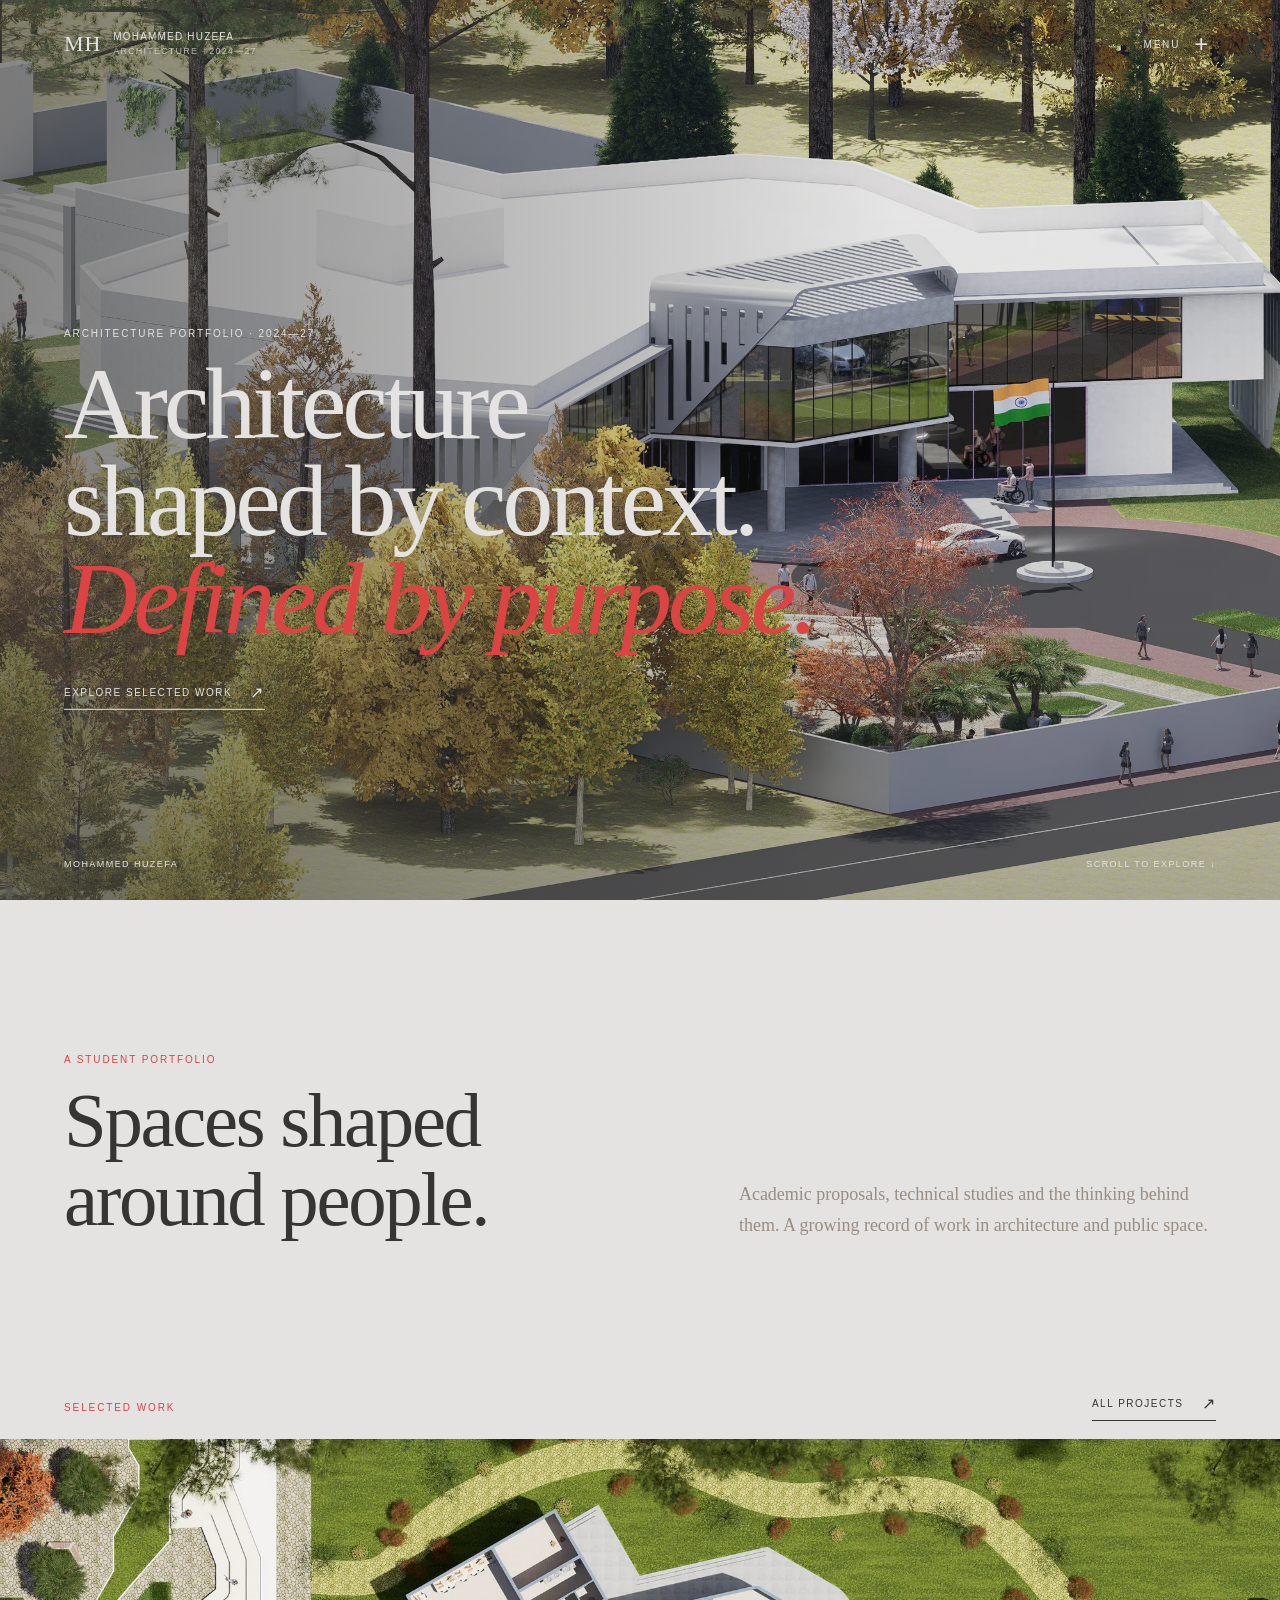
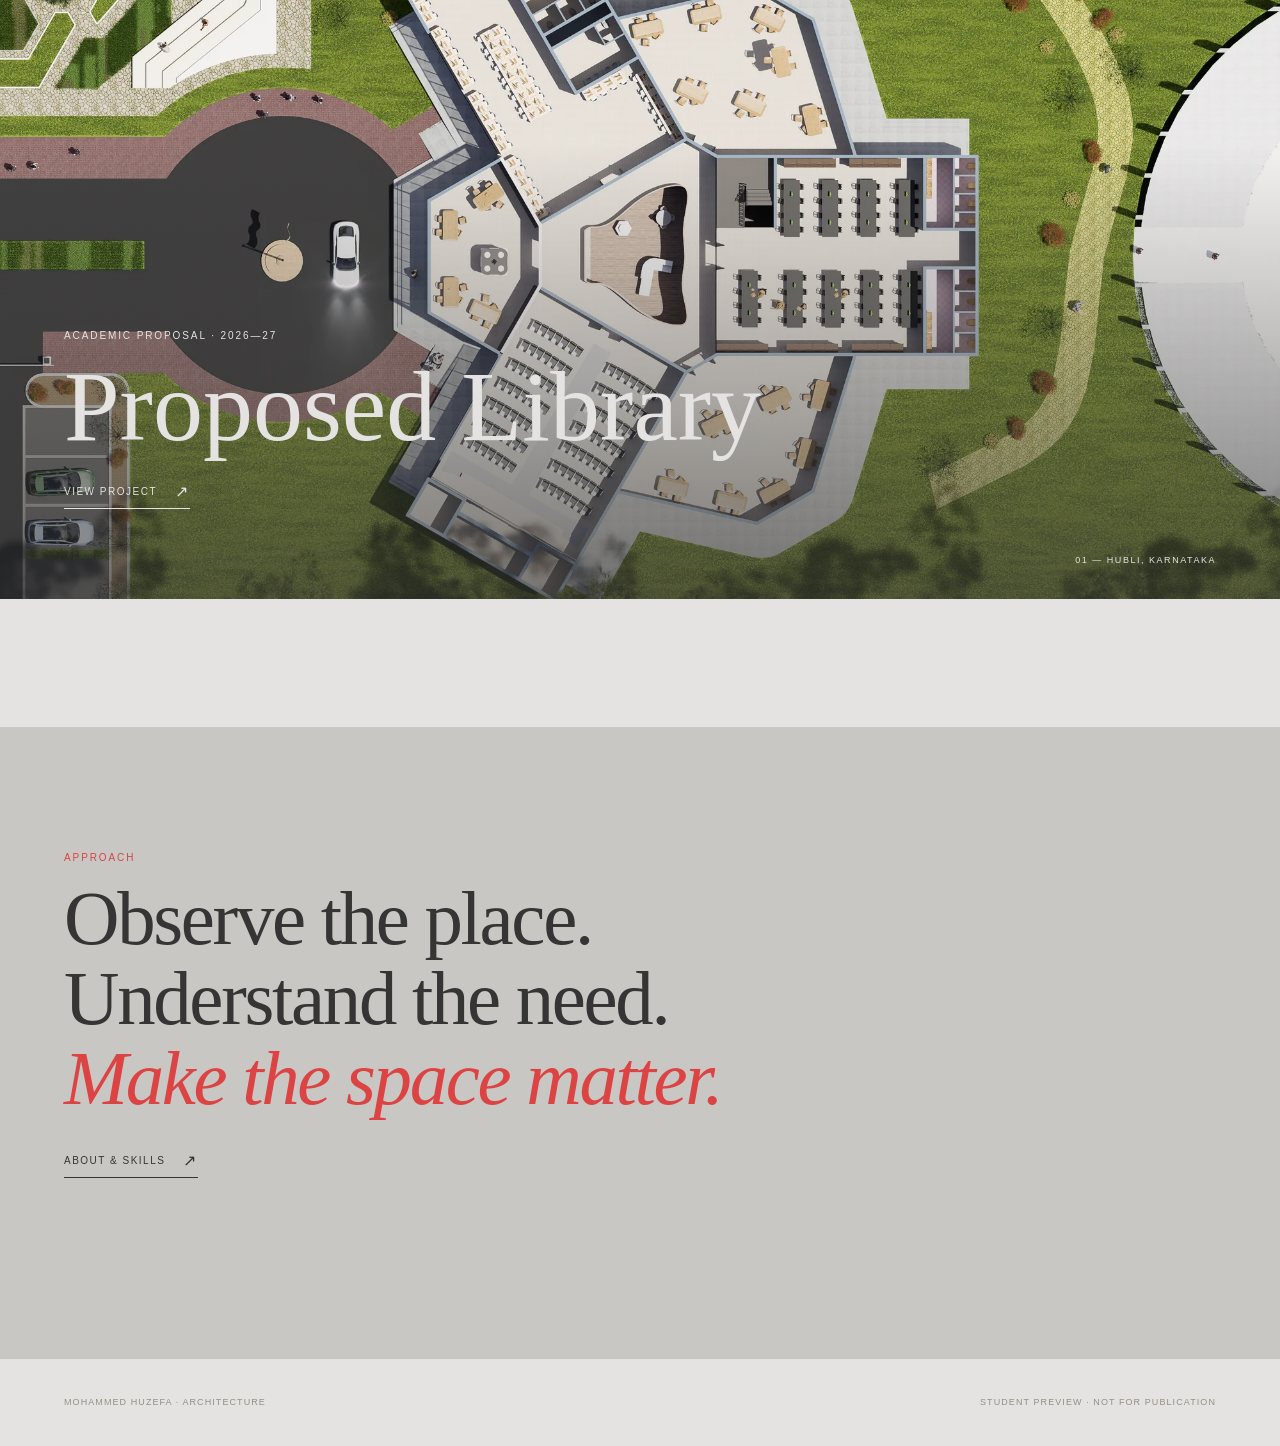
<file: index.html>
<!doctype html><html lang="en"><head><meta charset="utf-8"><meta name="viewport" content="width=device-width,initial-scale=1"><meta name="robots" content="noindex,nofollow"><title>Mohammed Huzefa — Architecture</title><meta name="description" content="Architecture portfolio of Mohammed Huzefa: projects, technical work and process."><link rel="stylesheet" href="css/site.css"></head><body data-page="home"><a class="skip-link" href="#main">Skip to content</a>
<header class="site-header"><a class="wordmark" href="index.html"><b>MH</b><span>Mohammed Huzefa<br><small>Architecture · 2024—27</small></span></a><button class="menu-button" aria-expanded="false" aria-controls="site-menu"><span>Menu</span><i aria-hidden="true">+</i></button></header>
<nav class="site-menu" id="site-menu" hidden aria-label="Main navigation"><div class="menu-top">Mohammed Huzefa<button class="menu-close" aria-label="Close menu">×</button></div><a href="index.html"><small>00</small>Home</a><a href="projects.html"><small>01</small>Projects</a><a href="technical.html"><small>02</small>Technical work</a><a href="about.html"><small>03</small>About &amp; skills</a><p>Architecture student · Hubli, India</p></nav>
<main id="main"><section class="hero"><img class="hero-image" src="images/library/renders/10-hero-exterior.webp" alt="Exterior view of the proposed Library in Hubli" fetchpriority="high"><div class="hero-shade"></div><div class="hero-copy"><p class="eyebrow">Architecture portfolio · 2024—27</p><h1>Architecture<br>shaped by context.<br><em>Defined by purpose.</em></h1><a class="text-link light-link" href="projects.html">Explore selected work <span>↗</span></a></div><div class="hero-index"><span>Mohammed Huzefa</span><span>Scroll to explore ↓</span></div></section>
<section class="intro-section page-pad"><p class="eyebrow">A student portfolio</p><div class="intro-grid"><h2>Spaces shaped<br>around people.</h2><p>Academic proposals, technical studies and the thinking behind them. A growing record of work in architecture and public space.</p></div></section>
<section class="featured-section"><div class="section-heading page-pad"><p class="eyebrow">Selected work</p><a class="text-link" href="projects.html">All projects <span>↗</span></a></div><a class="featured-project" href="project.html?p=library"><img src="images/library/renders/13-aerial-cutaway.webp" alt="Aerial cutaway 3D render of the proposed Library showing both floors" loading="lazy"><div class="featured-copy"><p class="eyebrow">Academic proposal · 2026—27</p><h2>Proposed Library</h2><span class="text-link light-link">View project <span>↗</span></span></div><span class="image-index">01 — HUBLI, KARNATAKA</span></a></section>
<section class="statement-section page-pad"><p class="eyebrow">Approach</p><h2>Observe the place.<br>Understand the need.<br><em>Make the space matter.</em></h2><a class="text-link" href="about.html">About &amp; skills <span>↗</span></a></section></main>
<footer class="site-footer page-pad"><span>Mohammed Huzefa · Architecture</span><span>Student preview · not for publication</span></footer><script src="js/site.js"></script></body></html>
</file>
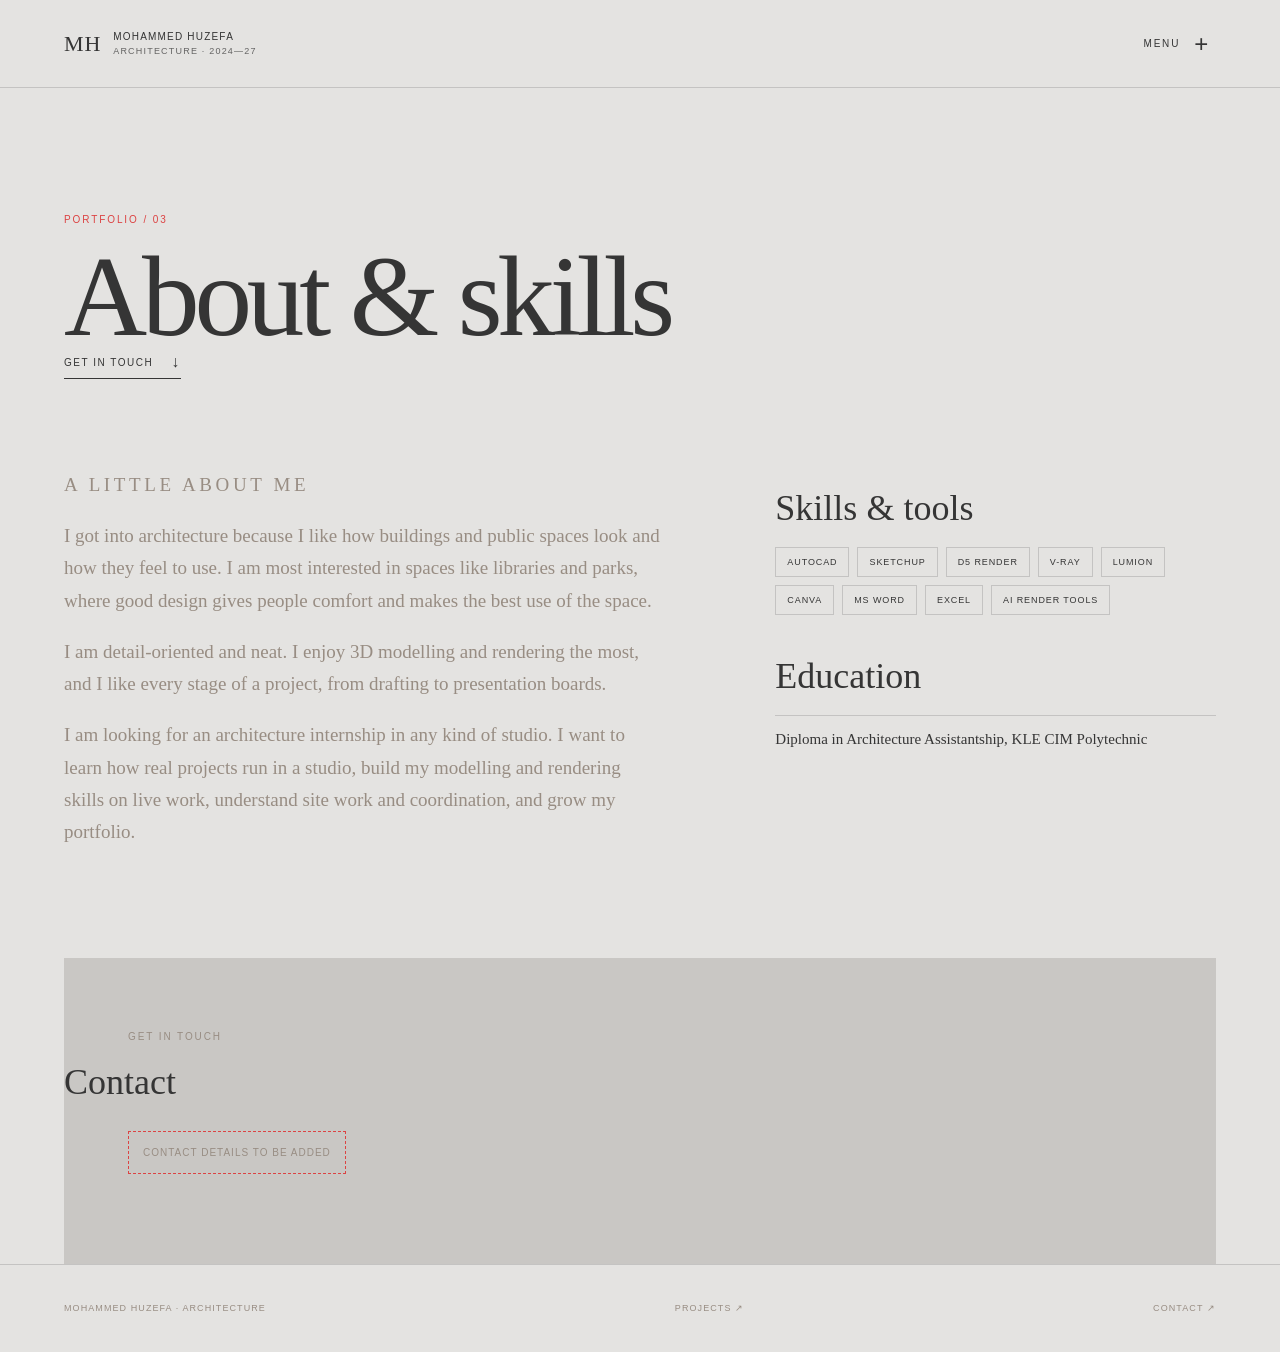
<file: about.html>
<!doctype html><html lang="en"><head><meta charset="utf-8"><meta name="viewport" content="width=device-width,initial-scale=1"><meta name="robots" content="noindex,nofollow"><title>About — Mohammed Huzefa</title><link rel="stylesheet" href="css/site.css"></head><body data-page="about"><a class="skip-link" href="#main">Skip to content</a>
<header class="site-header site-header-light"><a class="wordmark" href="index.html"><b>MH</b><span>Mohammed Huzefa<br><small>Architecture · 2024—27</small></span></a><button class="menu-button" aria-expanded="false" aria-controls="site-menu"><span>Menu</span><i aria-hidden="true">+</i></button></header>
<nav class="site-menu" id="site-menu" hidden aria-label="Main navigation"><div class="menu-top">Mohammed Huzefa<button class="menu-close" aria-label="Close menu">×</button></div><a href="index.html"><small>00</small>Home</a><a href="projects.html"><small>01</small>Projects</a><a href="technical.html"><small>02</small>Technical work</a><a href="about.html"><small>03</small>About &amp; skills</a><p>Architecture student · Hubli, India</p></nav>
<main id="main" class="inner-main"><section class="page-intro page-pad"><p class="eyebrow">Portfolio / 03</p><h1>About &amp; skills</h1><a class="text-link" href="#contact">Get in touch <span>↓</span></a></section><div id="about-content" class="page-pad"><p class="loading-note">Loading profile…</p></div></main><footer class="site-footer page-pad"><span>Mohammed Huzefa · Architecture</span><a href="projects.html">Projects ↗</a><a href="#contact">Contact ↗</a></footer><script src="js/site.js"></script></body></html>
</file>
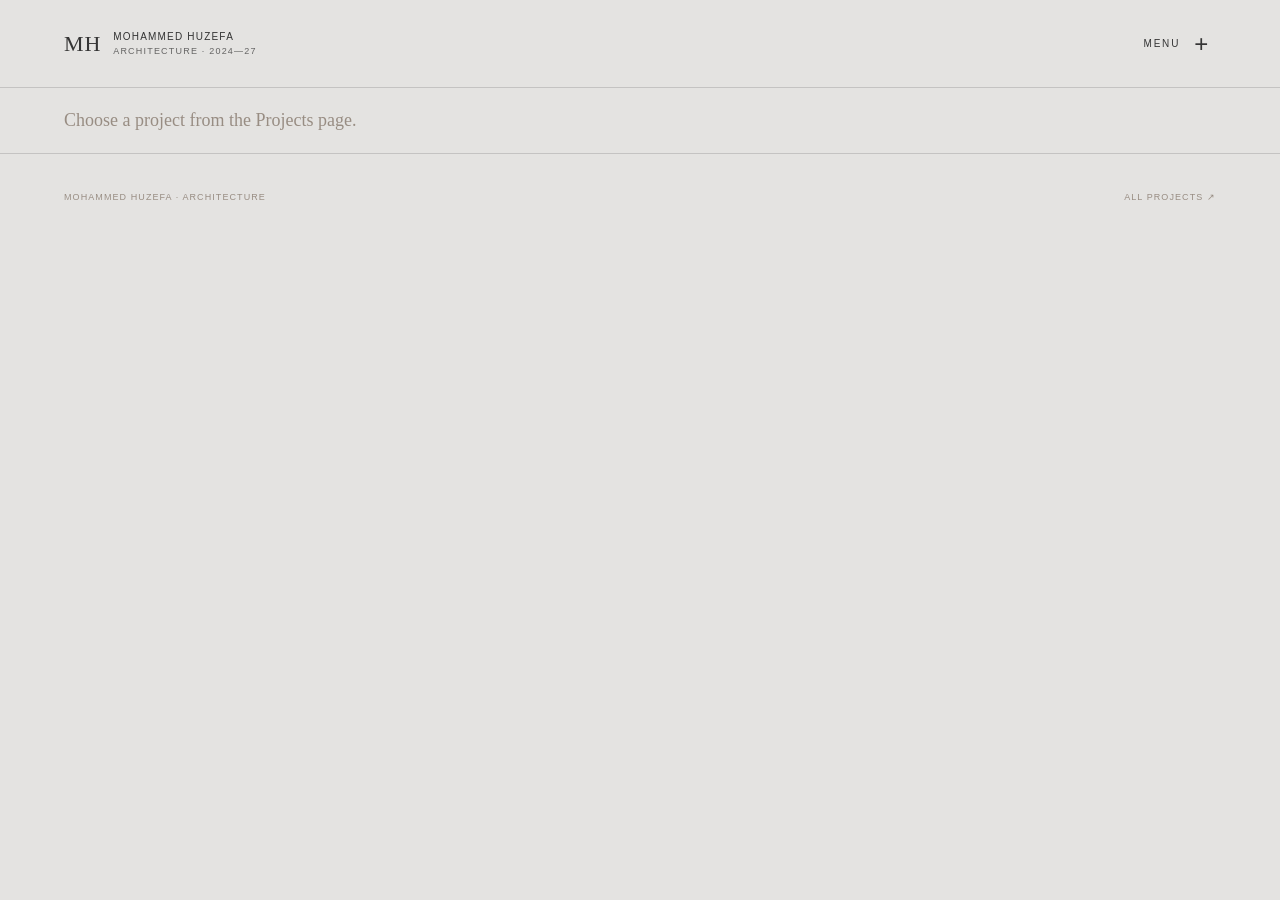
<file: project.html>
<!doctype html><html lang="en"><head><meta charset="utf-8"><meta name="viewport" content="width=device-width,initial-scale=1"><meta name="robots" content="noindex,nofollow"><title>Project — Mohammed Huzefa</title><link rel="stylesheet" href="css/site.css"></head><body data-page="project"><a class="skip-link" href="#main">Skip to content</a>
<header class="site-header site-header-light"><a class="wordmark" href="index.html"><b>MH</b><span>Mohammed Huzefa<br><small>Architecture · 2024—27</small></span></a><button class="menu-button" aria-expanded="false" aria-controls="site-menu"><span>Menu</span><i aria-hidden="true">+</i></button></header>
<nav class="site-menu" id="site-menu" hidden aria-label="Main navigation"><div class="menu-top">Mohammed Huzefa<button class="menu-close" aria-label="Close menu">×</button></div><a href="index.html"><small>00</small>Home</a><a href="projects.html"><small>01</small>Projects</a><a href="technical.html"><small>02</small>Technical work</a><a href="about.html"><small>03</small>About &amp; skills</a><p>Architecture student · Hubli, India</p></nav>
<main id="main"><p class="loading-note page-pad">Loading project…</p></main><footer class="site-footer page-pad"><span>Mohammed Huzefa · Architecture</span><a href="projects.html">All projects ↗</a></footer><script src="js/site.js"></script><script src="js/project.js"></script></body></html>
</file>
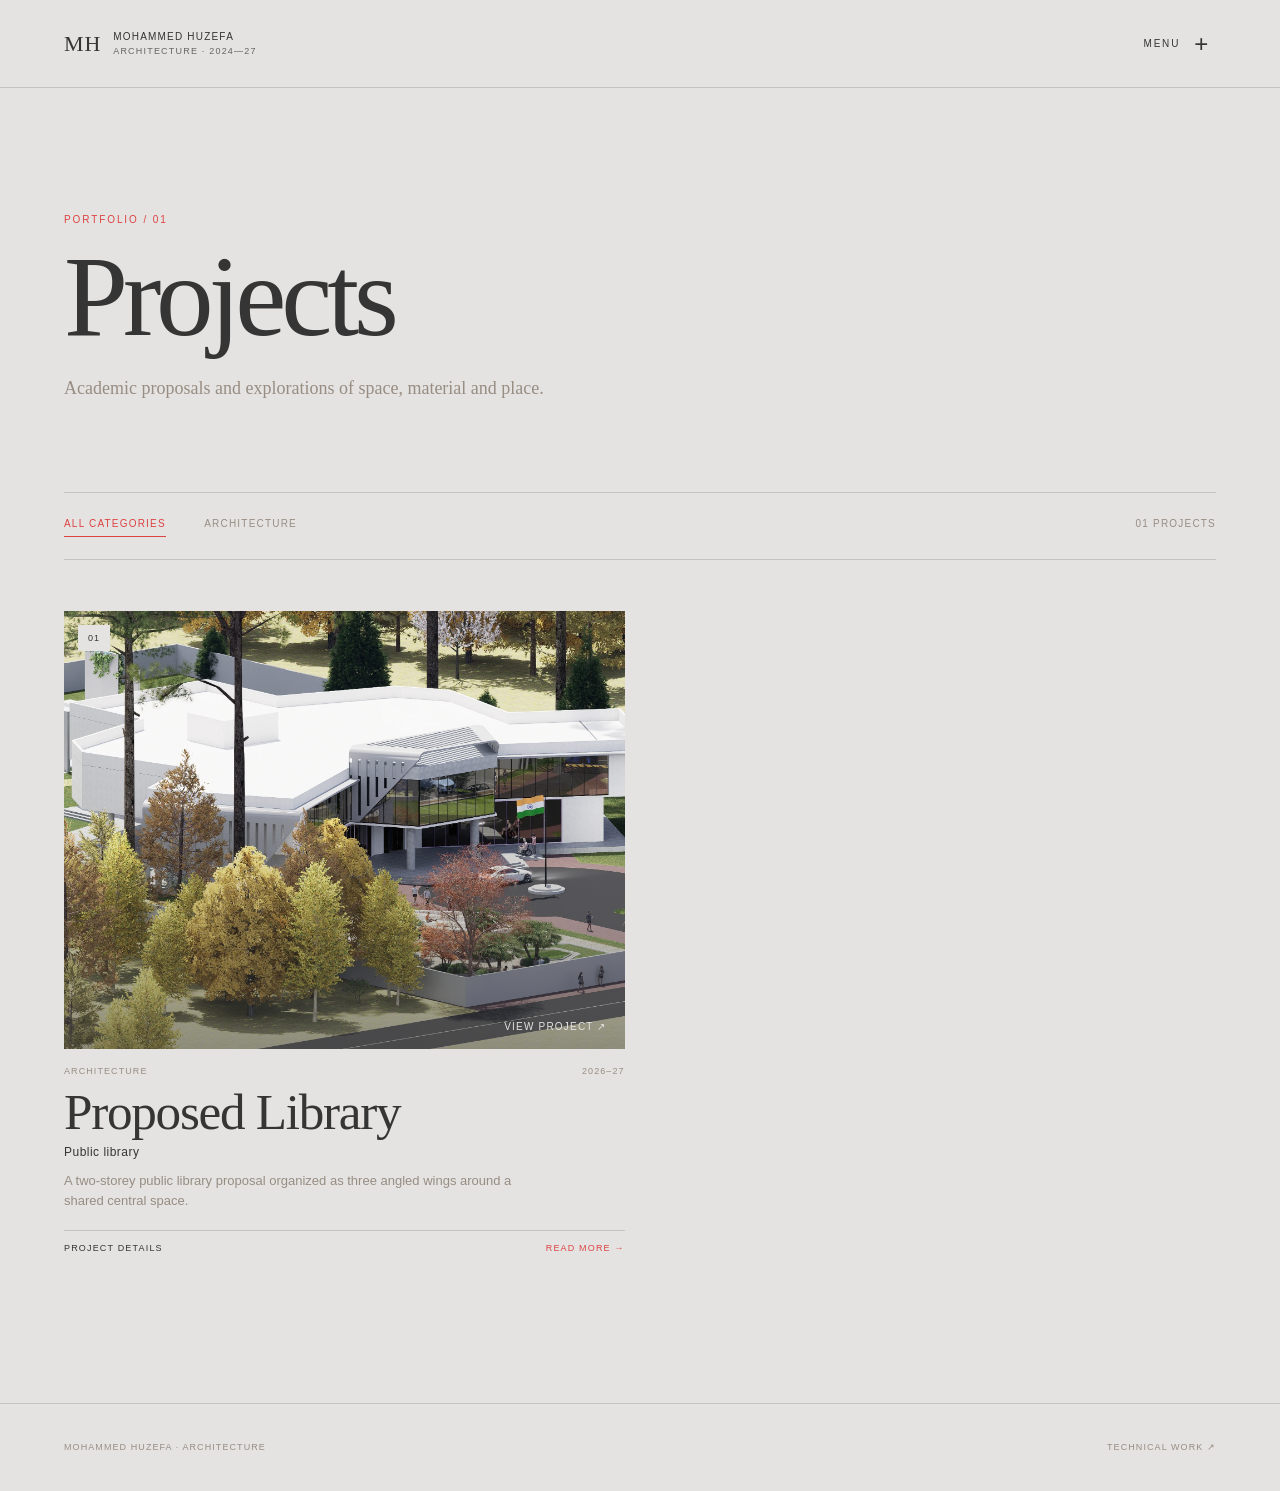
<file: projects.html>
<!doctype html><html lang="en"><head><meta charset="utf-8"><meta name="viewport" content="width=device-width,initial-scale=1"><meta name="robots" content="noindex,nofollow"><title>Projects — Mohammed Huzefa</title><link rel="stylesheet" href="css/site.css"></head><body data-page="projects"><a class="skip-link" href="#main">Skip to content</a>
<header class="site-header site-header-light"><a class="wordmark" href="index.html"><b>MH</b><span>Mohammed Huzefa<br><small>Architecture · 2024—27</small></span></a><button class="menu-button" aria-expanded="false" aria-controls="site-menu"><span>Menu</span><i aria-hidden="true">+</i></button></header>
<nav class="site-menu" id="site-menu" hidden aria-label="Main navigation"><div class="menu-top">Mohammed Huzefa<button class="menu-close" aria-label="Close menu">×</button></div><a href="index.html"><small>00</small>Home</a><a href="projects.html"><small>01</small>Projects</a><a href="technical.html"><small>02</small>Technical work</a><a href="about.html"><small>03</small>About &amp; skills</a><p>Architecture student · Hubli, India</p></nav>
<main id="main" class="inner-main"><section class="page-intro page-pad"><p class="eyebrow">Portfolio / 01</p><h1>Projects</h1><p class="page-lede">Academic proposals and explorations of space, material and place.</p></section><section class="project-index page-pad"><div class="projects-toolbar"><div class="project-filters" id="project-filters" aria-label="Filter projects"></div><span class="project-count" id="project-count" aria-live="polite">Loading projects</span></div><div class="project-grid" id="project-grid"><p class="loading-note">Loading projects…</p></div></section></main>
<footer class="site-footer page-pad"><span>Mohammed Huzefa · Architecture</span><a href="technical.html">Technical work ↗</a></footer><script src="js/site.js"></script></body></html>
</file>
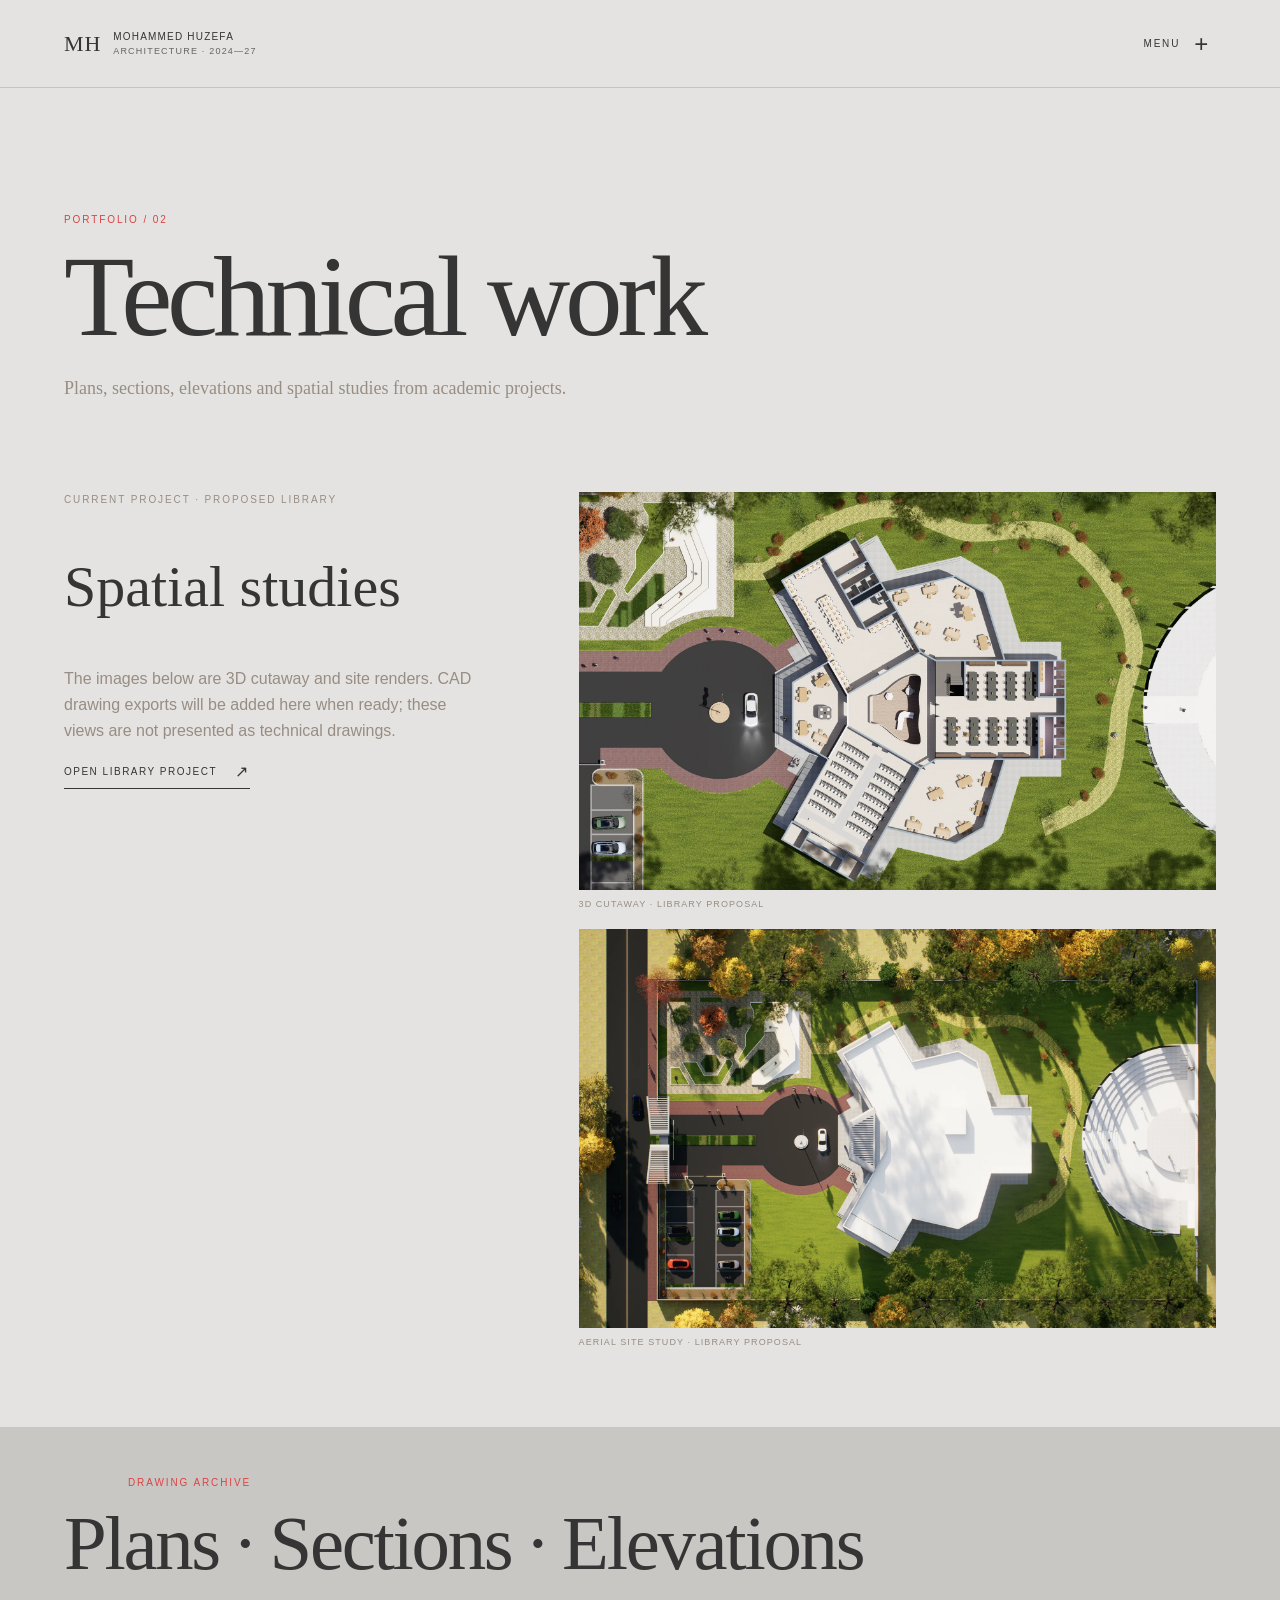
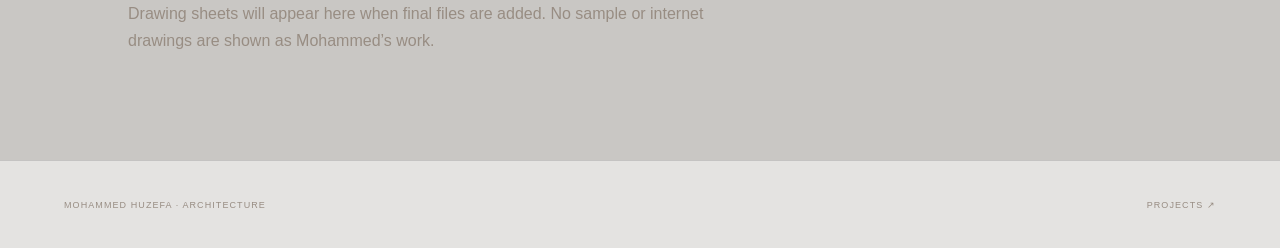
<file: technical.html>
<!doctype html><html lang="en"><head><meta charset="utf-8"><meta name="viewport" content="width=device-width,initial-scale=1"><meta name="robots" content="noindex,nofollow"><title>Technical Work — Mohammed Huzefa</title><link rel="stylesheet" href="css/site.css"></head><body data-page="technical"><a class="skip-link" href="#main">Skip to content</a>
<header class="site-header site-header-light"><a class="wordmark" href="index.html"><b>MH</b><span>Mohammed Huzefa<br><small>Architecture · 2024—27</small></span></a><button class="menu-button" aria-expanded="false" aria-controls="site-menu"><span>Menu</span><i aria-hidden="true">+</i></button></header>
<nav class="site-menu" id="site-menu" hidden aria-label="Main navigation"><div class="menu-top">Mohammed Huzefa<button class="menu-close" aria-label="Close menu">×</button></div><a href="index.html"><small>00</small>Home</a><a href="projects.html"><small>01</small>Projects</a><a href="technical.html"><small>02</small>Technical work</a><a href="about.html"><small>03</small>About &amp; skills</a><p>Architecture student · Hubli, India</p></nav>
<main id="main" class="inner-main"><section class="page-intro page-pad"><p class="eyebrow">Portfolio / 02</p><h1>Technical work</h1><p class="page-lede">Plans, sections, elevations and spatial studies from academic projects.</p></section>
<section class="technical-feature page-pad"><div><p class="eyebrow">Current project · Proposed Library</p><h2>Spatial studies</h2><p>The images below are 3D cutaway and site renders. CAD drawing exports will be added here when ready; these views are not presented as technical drawings.</p><a class="text-link" href="project.html?p=library">Open Library project <span>↗</span></a></div><div class="technical-images"><figure><img src="images/library/renders/13-aerial-cutaway.webp" alt="Aerial cutaway 3D render of the Library showing both floors" loading="lazy"><figcaption>3D cutaway · Library proposal</figcaption></figure><figure><img src="images/library/renders/12-aerial-view.webp" alt="Aerial site render of the Library proposal" loading="lazy"><figcaption>Aerial site study · Library proposal</figcaption></figure></div></section>
<section class="drawing-note page-pad"><p class="eyebrow">Drawing archive</p><h2>Plans · Sections · Elevations</h2><p>Drawing sheets will appear here when final files are added. No sample or internet drawings are shown as Mohammed’s work.</p></section></main><footer class="site-footer page-pad"><span>Mohammed Huzefa · Architecture</span><a href="projects.html">Projects ↗</a></footer><script src="js/site.js"></script></body></html>
</file>
<file: css/site.css>
:root{--paper:#E4E3E1;--sand:#C9C7C4;--stone:#B6B3AF;--primary:#B6B3AF;--secondary:#C9C7C4;--ink:#353535;--muted:#988D83;--accent:#DC4343;--rule:rgba(53,53,53,.18);--serif:Georgia,'Times New Roman',serif;--sans:'Segoe UI',Arial,sans-serif;--gutter:clamp(20px,5vw,76px)}
*{box-sizing:border-box}html{scroll-behavior:smooth;background:var(--paper)}body{margin:0;color:var(--ink);background:var(--paper);font-family:var(--sans);font-size:16px}a{color:inherit}img{display:block;max-width:100%;object-fit:cover}button{font:inherit;color:inherit}.skip-link{position:absolute;z-index:100;top:8px;left:8px;padding:10px 14px;background:var(--ink);color:var(--paper);transform:translateY(-150%)}.skip-link:focus{transform:none}
.site-header{position:absolute;z-index:20;top:0;left:0;width:100%;height:88px;padding:18px var(--gutter);display:flex;justify-content:space-between;align-items:center;color:var(--paper)}.site-header-light{position:relative;color:var(--ink);border-bottom:1px solid var(--rule)}.wordmark{display:flex;align-items:center;gap:12px;text-decoration:none}.wordmark>b{font:500 22px var(--serif);letter-spacing:.04em}.wordmark span{font-size:10px;line-height:1.4;letter-spacing:.12em;text-transform:uppercase}.wordmark small{font-size:9px;color:inherit;opacity:.72}.menu-button{border:0;background:transparent;display:flex;align-items:center;gap:14px;cursor:pointer;text-transform:uppercase;font-size:10px;letter-spacing:.18em}.menu-button i{font-style:normal;font-size:24px;font-weight:300;transition:transform .2s}.menu-button[aria-expanded=true] i{transform:rotate(45deg)}
.site-menu{position:fixed;z-index:50;inset:0;background:var(--paper);padding:26px var(--gutter) 32px;display:flex;flex-direction:column;justify-content:center}.site-menu[hidden]{display:none}.menu-top{position:absolute;top:22px;left:var(--gutter);right:var(--gutter);display:flex;justify-content:space-between;align-items:center;text-transform:uppercase;font-size:10px;letter-spacing:.15em}.menu-close{border:1px solid var(--rule);width:42px;height:42px;background:transparent;font-size:25px;cursor:pointer}.site-menu>a{padding:8px 0;border-bottom:1px solid var(--rule);font:400 clamp(38px,8vw,90px)/1.08 var(--serif);text-decoration:none}.site-menu>a small{display:inline-block;width:52px;color:var(--accent);font:10px var(--sans);vertical-align:middle}.site-menu>a:hover,.site-menu>a:focus-visible{color:var(--accent)}.site-menu>p{margin:22px 0 0;color:var(--muted);font-size:10px;letter-spacing:.12em;text-transform:uppercase}
.hero{position:relative;min-height:640px;height:100svh;max-height:1100px;overflow:hidden;background:var(--primary);color:var(--paper)}.hero-image,.hero-shade{position:absolute;inset:0;width:100%;height:100%}.hero-image{object-position:center 48%}.hero-shade{background:linear-gradient(90deg,rgba(53,53,53,.58),rgba(53,53,53,.1) 70%),linear-gradient(0deg,rgba(53,53,53,.28),transparent 50%)}.hero-copy{position:absolute;left:var(--gutter);top:50%;transform:translateY(-32%);max-width:min(760px,78vw)}.eyebrow{margin:0 0 16px;color:var(--accent);font-size:10px;letter-spacing:.19em;text-transform:uppercase}.hero .eyebrow{color:var(--paper)}.hero h1{margin:0;font:400 clamp(48px,8vw,112px)/.95 var(--serif);letter-spacing:-.04em}.hero h1 em{font-weight:400;color:var(--accent)}.text-link{display:inline-flex;align-items:center;gap:18px;padding-bottom:7px;border-bottom:1px solid currentColor;text-decoration:none;text-transform:uppercase;font-size:10px;letter-spacing:.15em}.text-link span{font-size:16px}.hero .text-link{margin-top:36px}.light-link{color:var(--paper)}.hero-index{position:absolute;right:var(--gutter);bottom:28px;left:var(--gutter);display:flex;justify-content:space-between;font-size:9px;letter-spacing:.16em;text-transform:uppercase}
.page-pad{padding-right:var(--gutter);padding-left:var(--gutter)}.intro-section{padding-top:clamp(72px,12vw,160px);padding-bottom:clamp(72px,12vw,160px)}.intro-grid{display:grid;grid-template-columns:1.2fr 1fr;gap:8vw;align-items:end}.intro-grid h2,.statement-section h2,.drawing-note h2{margin:0;font:400 clamp(38px,6vw,78px)/1.04 var(--serif);letter-spacing:-.03em}.intro-grid>p{max-width:480px;margin:0;color:var(--muted);font:18px/1.7 var(--serif)}.featured-section{padding-bottom:clamp(70px,10vw,130px)}.section-heading{display:flex;justify-content:space-between;align-items:center;margin-bottom:18px}.section-heading .eyebrow{margin:0}.featured-project{position:relative;min-height:min(68vw,760px);display:block;overflow:hidden;color:var(--paper);text-decoration:none}.featured-project img{position:absolute;inset:0;width:100%;height:100%;transition:transform .7s cubic-bezier(.2,.7,.2,1)}.featured-project:hover img{transform:scale(1.015)}.featured-project::after{content:'';position:absolute;inset:40% 0 0;background:linear-gradient(0deg,rgba(53,53,53,.62),transparent)}.featured-copy{position:absolute;z-index:1;left:var(--gutter);bottom:clamp(34px,7vw,90px)}.featured-copy .eyebrow{color:var(--paper)}.featured-copy h2{margin:0 0 24px;font:400 clamp(42px,8vw,100px)/1 var(--serif)}.image-index{position:absolute;z-index:1;right:var(--gutter);bottom:34px;font-size:9px;letter-spacing:.17em}.statement-section{padding-top:clamp(70px,10vw,125px);padding-bottom:clamp(86px,14vw,180px);background:var(--sand)}.statement-section h2{margin-bottom:32px}.statement-section h2 em{color:var(--accent);font-weight:400}
.site-footer{min-height:88px;display:flex;justify-content:space-between;align-items:center;gap:20px;border-top:1px solid var(--rule);font-size:9px;letter-spacing:.12em;text-transform:uppercase;color:var(--muted)}.site-footer a{text-decoration:none}.inner-main{min-height:75vh}.page-intro{padding-top:clamp(64px,10vw,126px);padding-bottom:clamp(48px,7vw,90px)}.page-intro h1{margin:0;font:400 clamp(48px,9vw,118px)/.96 var(--serif);letter-spacing:-.045em}.page-lede{max-width:560px;margin:22px 0 0;color:var(--muted);font:18px/1.6 var(--serif)}.project-index{padding-bottom:clamp(80px,12vw,150px)}.filter-row{display:flex;flex-wrap:wrap;gap:10px;margin-bottom:32px}.filter-button{padding:10px 15px;border:1px solid var(--rule);border-radius:30px;background:transparent;cursor:pointer;font-size:9px;letter-spacing:.12em;text-transform:uppercase}.filter-button[aria-pressed=true],.filter-button:hover{border-color:var(--ink);background:var(--ink);color:var(--paper)}.project-grid{display:grid;grid-template-columns:repeat(2,minmax(0,1fr));gap:clamp(28px,5vw,70px) 22px}.project-card{min-width:0;text-decoration:none}.project-card:nth-child(odd){margin-top:36px}.project-card-image{position:relative;aspect-ratio:1.34;overflow:hidden;background:var(--sand)}.project-card-image img{width:100%;height:100%;transition:transform .6s}.project-card:hover img{transform:scale(1.025)}.project-card-image .card-index{position:absolute;left:14px;bottom:14px;padding:8px 10px;background:var(--paper);font-size:9px;letter-spacing:.12em}.project-card-meta{display:flex;justify-content:space-between;gap:12px;margin-top:14px;color:var(--muted);font-size:9px;letter-spacing:.12em;text-transform:uppercase}.project-card h2{margin:8px 0;font:400 clamp(27px,3.5vw,46px)/1.08 var(--serif)}.project-card p{max-width:480px;margin:0;color:var(--muted);font-size:13px;line-height:1.55}.loading-note,.empty-note{color:var(--muted);font:18px/1.6 var(--serif)}
.project-hero{position:relative;height:min(76vh,860px);min-height:460px;background:var(--secondary)}.project-hero img{width:100%;height:100%}.project-hero-caption{position:absolute;inset:auto 0 0;padding:60px var(--gutter) 34px;color:var(--paper);background:linear-gradient(0deg,rgba(53,53,53,.72),transparent)}.project-hero-caption h1{margin:6px 0 0;font:400 clamp(42px,7vw,92px)/1 var(--serif)}.project-meta{display:grid;grid-template-columns:repeat(4,minmax(0,1fr));gap:22px;padding-top:38px;padding-bottom:42px;border-bottom:1px solid var(--rule)}.meta-item small{display:block;margin-bottom:8px;color:var(--accent);font-size:9px;letter-spacing:.15em;text-transform:uppercase}.meta-item span{font:16px/1.5 var(--serif)}.story-section{display:grid;grid-template-columns:1fr 1.2fr;gap:8vw;padding-top:clamp(60px,10vw,130px);padding-bottom:clamp(60px,10vw,130px)}.story-section h2,.gallery-heading h2{margin:0;font:400 clamp(36px,5.3vw,68px)/1.05 var(--serif)}.story-copy p{margin:0 0 20px;color:var(--muted);font:17px/1.7 var(--serif)}.draft-note{padding:10px 12px;border-left:2px solid var(--accent);font:10px/1.5 var(--sans)!important;letter-spacing:.08em;text-transform:uppercase}.technical-section{padding:60px 0;background:var(--sand)}.technical-section>.eyebrow,.technical-section>h2,.technical-section>.section-note{margin-right:var(--gutter);margin-left:var(--gutter)}.technical-section h2{font:400 clamp(36px,5vw,64px)/1.05 var(--serif)}.drawing-grid{display:grid;grid-template-columns:repeat(2,minmax(0,1fr));gap:20px;padding:20px var(--gutter) 12px}.drawing-item{margin:0}.drawing-item img{width:100%;aspect-ratio:1.3;object-fit:contain;background:var(--paper)}.drawing-item figcaption,.technical-images figcaption{padding-top:9px;color:var(--muted);font-size:9px;letter-spacing:.12em;text-transform:uppercase}.section-note{max-width:700px;color:var(--muted);font:16px/1.6 var(--serif)}.gallery-section{padding-top:clamp(60px,9vw,116px);padding-bottom:clamp(60px,9vw,116px)}.gallery-heading{display:flex;justify-content:space-between;align-items:end;margin-bottom:28px}.gallery-grid{display:grid;grid-template-columns:repeat(2,minmax(0,1fr));gap:16px}.gallery-grid figure{margin:0}.gallery-grid figure:first-child{grid-column:1/-1}.gallery-grid img{width:100%;max-height:760px;aspect-ratio:1.5}.gallery-grid figure:first-child img{aspect-ratio:1.9}.gallery-grid figcaption{padding-top:8px;color:var(--muted);font-size:9px;letter-spacing:.11em;text-transform:uppercase}.end-links{padding:32px var(--gutter);display:flex;justify-content:space-between;gap:20px;border-top:1px solid var(--rule)}.end-links a{text-decoration:none;font:20px var(--serif)}
.profile-grid{display:grid;grid-template-columns:1.15fr .85fr;gap:9vw;padding-bottom:90px}.profile-copy p{max-width:680px;color:var(--muted);font:19px/1.7 var(--serif)}.profile-side{padding-top:18px}.profile-side h2,.contact-section h2{margin:0 0 18px;font:400 36px var(--serif)}.skill-tags{display:flex;flex-wrap:wrap;gap:8px;margin-bottom:40px}.skill-tags span{padding:9px 11px;border:1px solid var(--rule);font-size:9px;letter-spacing:.1em;text-transform:uppercase}.education-list{padding:0;list-style:none}.education-list li{padding:12px 0;border-top:1px solid var(--rule);font:15px/1.5 var(--serif)}.contact-section{padding:70px 0 80px;background:var(--sand)}.contact-section>*{margin-left:var(--gutter);margin-right:var(--gutter)}.contact-section p{max-width:540px;color:var(--muted);line-height:1.7}.contact-placeholder{display:inline-block;padding:12px 14px;border:1px dashed var(--accent);color:var(--accent);font-size:10px;letter-spacing:.1em;text-transform:uppercase}.technical-feature{display:grid;grid-template-columns:.8fr 1.2fr;gap:7vw;padding-bottom:80px}.technical-feature h2{font:400 clamp(34px,5vw,58px)/1.05 var(--serif)}.technical-feature p{max-width:480px;color:var(--muted);line-height:1.65}.technical-images{display:grid;gap:20px}.technical-images figure{margin:0}.technical-images img{width:100%;aspect-ratio:1.6}.drawing-note{padding-top:50px;padding-bottom:90px;background:var(--sand)}.drawing-note>*{margin-left:var(--gutter);margin-right:var(--gutter)}.drawing-note p:last-child{max-width:620px;color:var(--muted);line-height:1.7}
@media(max-width:760px){:root{--gutter:20px}.site-header{height:70px}.hero{height:90svh;min-height:590px}.hero-copy{max-width:92vw;top:48%}.hero h1{font-size:clamp(44px,11.5vw,70px)}.intro-grid,.story-section,.profile-grid,.technical-feature{grid-template-columns:1fr;gap:22px}.intro-grid>p{font-size:17px}.featured-project{min-height:125vw;max-height:760px}.featured-project img{object-position:55% center}.project-grid{grid-template-columns:1fr;gap:36px}.project-card:nth-child(odd){margin-top:0}.project-meta{grid-template-columns:repeat(2,minmax(0,1fr))}.project-hero{height:65svh;min-height:420px}.project-hero-caption{padding-bottom:24px}.drawing-grid,.gallery-grid{grid-template-columns:1fr}.gallery-grid figure:first-child{grid-column:auto}.gallery-grid img,.gallery-grid figure:first-child img{aspect-ratio:1.25}.gallery-heading{display:block}.gallery-heading .eyebrow{margin-bottom:10px}.site-footer{padding-top:20px;padding-bottom:20px;align-items:flex-start;flex-direction:column}.end-links{flex-direction:column}.technical-images{gap:16px}}
@media(prefers-reduced-motion:reduce){html{scroll-behavior:auto}*,*::before,*::after{transition-duration:.01ms!important;animation-duration:.01ms!important;animation-iteration-count:1!important}}
/* MAKHNO-inspired project index and motion */
.site-menu{opacity:0;clip-path:inset(0 0 100% 0);transition:opacity .38s ease,clip-path .58s cubic-bezier(.77,0,.18,1)}
.site-menu[hidden]{display:none}.site-menu.is-open{opacity:1;clip-path:inset(0)}
.site-menu>a{opacity:0;transform:translateY(18px);transition:color .25s ease,opacity .35s ease,transform .45s cubic-bezier(.2,.7,.2,1)}
.site-menu.is-open>a{opacity:1;transform:translateY(0)}
.site-menu.is-open>a:nth-of-type(1){transition-delay:.08s}.site-menu.is-open>a:nth-of-type(2){transition-delay:.13s}.site-menu.is-open>a:nth-of-type(3){transition-delay:.18s}.site-menu.is-open>a:nth-of-type(4){transition-delay:.23s}.site-menu.is-open>a:nth-of-type(5){transition-delay:.28s}
.menu-top{color:var(--ink)}.menu-close{color:var(--ink);transition:background .2s,color .2s,transform .2s}.menu-close:hover{background:var(--accent);border-color:var(--accent);color:var(--paper);transform:rotate(90deg)}
.projects-toolbar{display:flex;justify-content:space-between;align-items:center;gap:24px;padding:18px 0 22px;border-top:1px solid var(--rule);border-bottom:1px solid var(--rule);margin-bottom:clamp(28px,4vw,54px)}
.project-filters{display:flex;flex-wrap:wrap;gap:clamp(18px,3vw,42px)}
.filter-button{padding:7px 0;border:0;border-radius:0;border-bottom:1px solid transparent;color:var(--muted);font-size:10px;letter-spacing:.12em;text-transform:uppercase;transition:color .2s,border-color .2s}
.filter-button[aria-pressed=true],.filter-button:hover{border-color:var(--accent);background:transparent;color:var(--accent)}
.project-count{flex:0 0 auto;color:var(--muted);font-size:10px;letter-spacing:.12em;text-transform:uppercase}
.project-grid{grid-template-columns:repeat(2,minmax(0,1fr));column-gap:clamp(18px,2.4vw,36px);row-gap:clamp(48px,7vw,100px)}
.project-card{display:block;opacity:1;transform:translateY(0);transition:opacity .3s ease,transform .3s ease}.project-card.is-filtering{opacity:0;transform:translateY(12px)}
.project-card:nth-child(odd){margin-top:0}.project-card:nth-child(even){margin-top:clamp(32px,6vw,88px)}
.project-card-image{aspect-ratio:1.28;background:var(--secondary)}
.project-card-image img{transition:transform .9s cubic-bezier(.2,.7,.2,1),filter .5s ease;filter:saturate(.9)}
.project-card:hover .project-card-image img,.project-card:focus-visible .project-card-image img{transform:scale(1.035);filter:saturate(1)}
.project-card-image:after{content:'';position:absolute;inset:45% 0 0;background:linear-gradient(0deg,rgba(53,53,53,.62),transparent);opacity:.8;transition:opacity .35s}
.project-card-image .card-index{top:14px;left:14px;bottom:auto;background:var(--paper);color:var(--ink)}
.card-open{position:absolute;right:18px;bottom:17px;color:var(--paper);font-size:10px;letter-spacing:.12em;text-transform:uppercase;z-index:1}
.project-card-meta{margin-top:17px}.project-card h2{margin:8px 0 5px;font-size:clamp(30px,4vw,54px);letter-spacing:-.025em;transition:color .25s}.project-card:hover h2,.project-card:focus-visible h2{color:var(--accent)}
.project-type{margin:0 0 10px!important;color:var(--ink)!important;font:12px/1.4 var(--sans)!important;letter-spacing:.04em}
.project-card-summary{max-width:580px}.project-card-footer{display:flex;justify-content:space-between;align-items:center;gap:20px;margin-top:18px;padding-top:12px;border-top:1px solid var(--rule);color:var(--ink);font-size:9px;letter-spacing:.13em;text-transform:uppercase}.project-card-footer span:last-child{color:var(--accent);transition:transform .2s}.project-card:hover .project-card-footer span:last-child{transform:translateX(5px)}
[data-reveal]{opacity:0;transform:translateY(22px);transition:opacity .75s ease,transform .75s cubic-bezier(.2,.7,.2,1)}
[data-reveal].is-visible{opacity:1;transform:translateY(0)}
.hero-copy{animation:hero-arrive .9s cubic-bezier(.2,.7,.2,1) both}.hero-index{animation:hero-arrive .85s .18s both}
@keyframes hero-arrive{from{opacity:0;transform:translateY(calc(-32% + 20px))}to{opacity:1;transform:translateY(-32%)}}
@media(max-width:760px){.projects-toolbar{align-items:flex-start;flex-direction:column;gap:12px}.project-grid{grid-template-columns:1fr;row-gap:40px}.project-card:nth-child(even){margin-top:0}.project-card-image{aspect-ratio:1.15}.project-filters{gap:18px}}
@media(prefers-reduced-motion:reduce){.site-menu,.site-menu>a,[data-reveal],.hero-copy,.hero-index{transition:none!important;animation:none!important;opacity:1!important;transform:none!important;clip-path:none!important}}



/* Grouped project drawing sheets */
.drawing-group+.drawing-group{margin-top:34px}.drawing-group-title{margin:18px var(--gutter) 0;font:400 clamp(24px,3.5vw,38px)/1.1 var(--serif)}.drawing-grid{align-items:start}.drawing-item img{height:auto;aspect-ratio:auto;object-fit:contain;background:var(--paper)}.drawing-pdf-link{display:inline-block;margin-top:8px;color:var(--ink);font-size:9px;letter-spacing:.12em;text-transform:uppercase}


.drawing-pdf-preview{display:grid;place-items:center;min-height:240px;padding:24px;border:1px solid var(--rule);background:var(--paper);color:var(--ink);font-size:10px;letter-spacing:.12em;text-align:center;text-decoration:none;text-transform:uppercase}.drawing-pdf-preview:hover{background:var(--secondary)}
</file>
